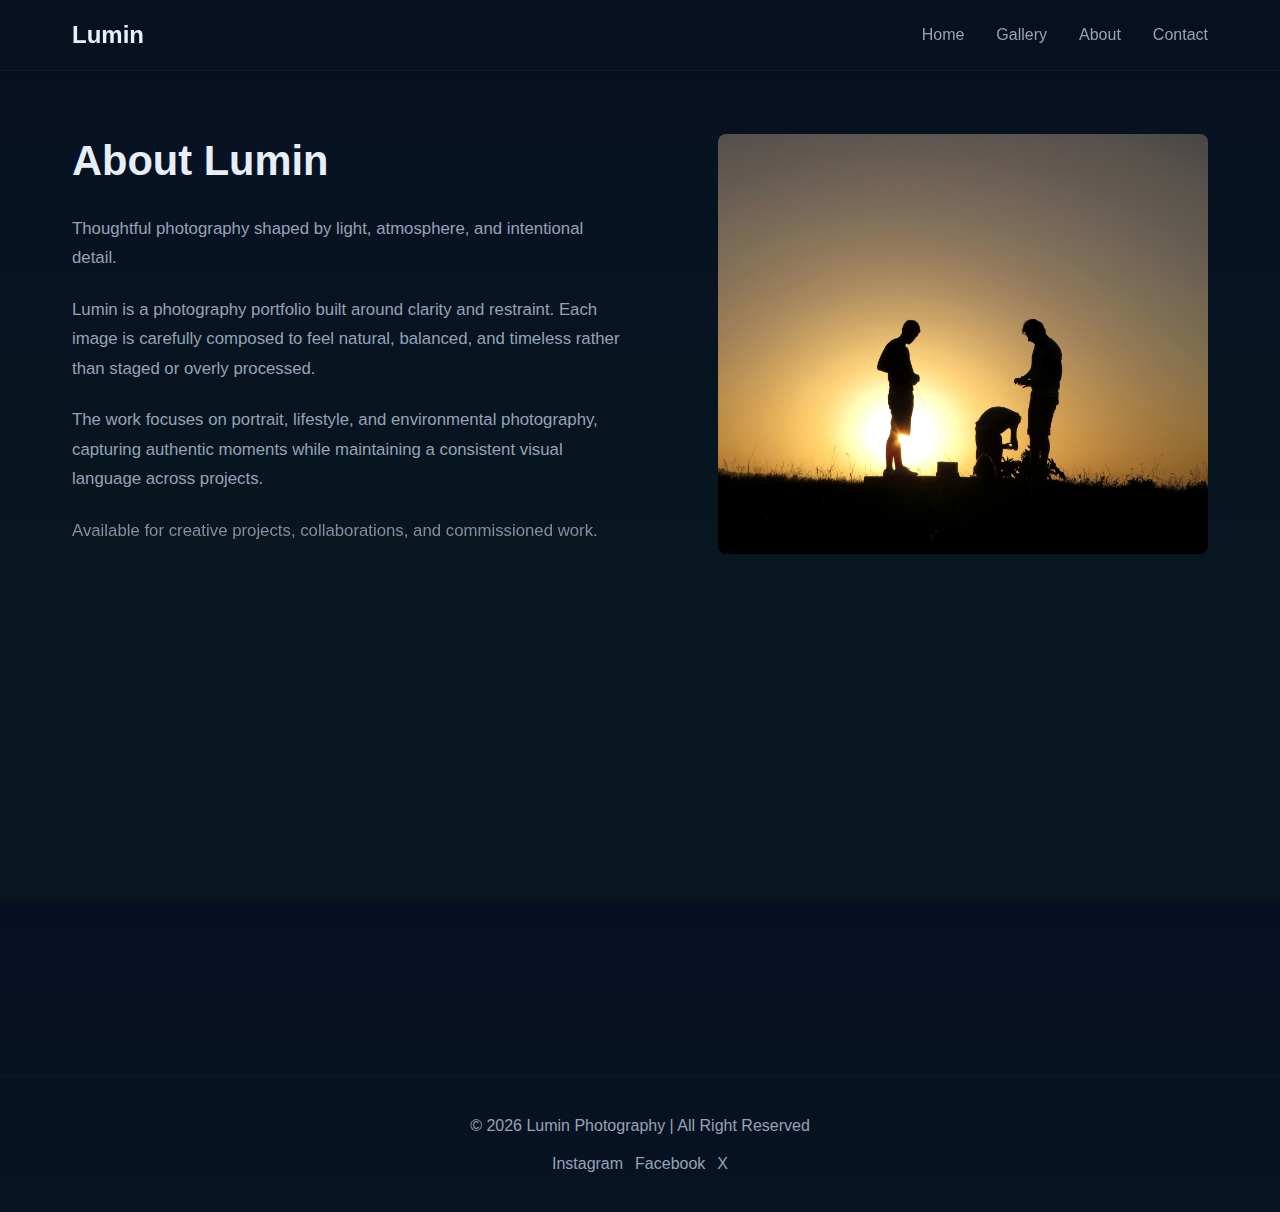
<file: about.html>
<!DOCTYPE html>
<html lang="en">
    <head>
        <meta charset="UTF-8">
        <meta name="viewport" content="width=device-width, initial-scale=1.0">
        <meta name="description" content="A minimal and elegant photography portfolio showcasing stunning visuals. ">
        <title>Lumin Photography Portfolio</title>
        <link rel="stylesheet" href="assets/css/style.css">
    </head>
    <body>
        <!--Navigation-->
        <header>
            <nav class="navbar">
                <div class="logo"><a href="index.html">Lumin</a></div>
                <ul class="nav-links">
                    <li><a href="index.html">Home</a></li>
                    <li><a href="gallery.html">Gallery</a></li>
                    <li><a href="about.html">About</a></li>
                    <li><a href="contact.html">Contact</a></li>
                </ul>
                <div class="hamburger">
                    <span></span><span></span><span></span>
                </div>
            </nav>
        </header>

        <!-- About Section -->
       <section class="about">
            <div class="about-container">
                <div class="about-text">
                    <h1>About Lumin</h1> 

                    <p class="about-lead">
                        Thoughtful photography shaped by light, atmosphere, and intentional detail.
                    </p>

                    <p>
                        Lumin is a photography portfolio built around clarity and restraint. Each image
                        is carefully composed to feel natural, balanced, and timeless rather than staged
                        or overly processed.
                    </p>

                    <p>
                        The work focuses on portrait, lifestyle, and environmental photography, capturing
                        authentic moments while maintaining a consistent visual language across projects.
                    </p>

                    <p class="about-note">
                        Available for creative projects, collaborations, and commissioned work.
                    </p>
                </div>

                <div class="about-image">
                    <img src="assets/images/about/photo-1.webp" alt="Photographer portrait">
                </div>
            </div>
        </section>

         <!-- Footer -->
          <footer>
            <p>&copy; 2026 Lumin Photography | All Right Reserved</p>
            <div class="social-links">
                <a href="#">Instagram</a>
                <a href="#">Facebook</a>
                <a href="#">X</a>
            </div>
          </footer>

          <script src="assets/js/main.js"></script>
    </body>
</html>
</file>
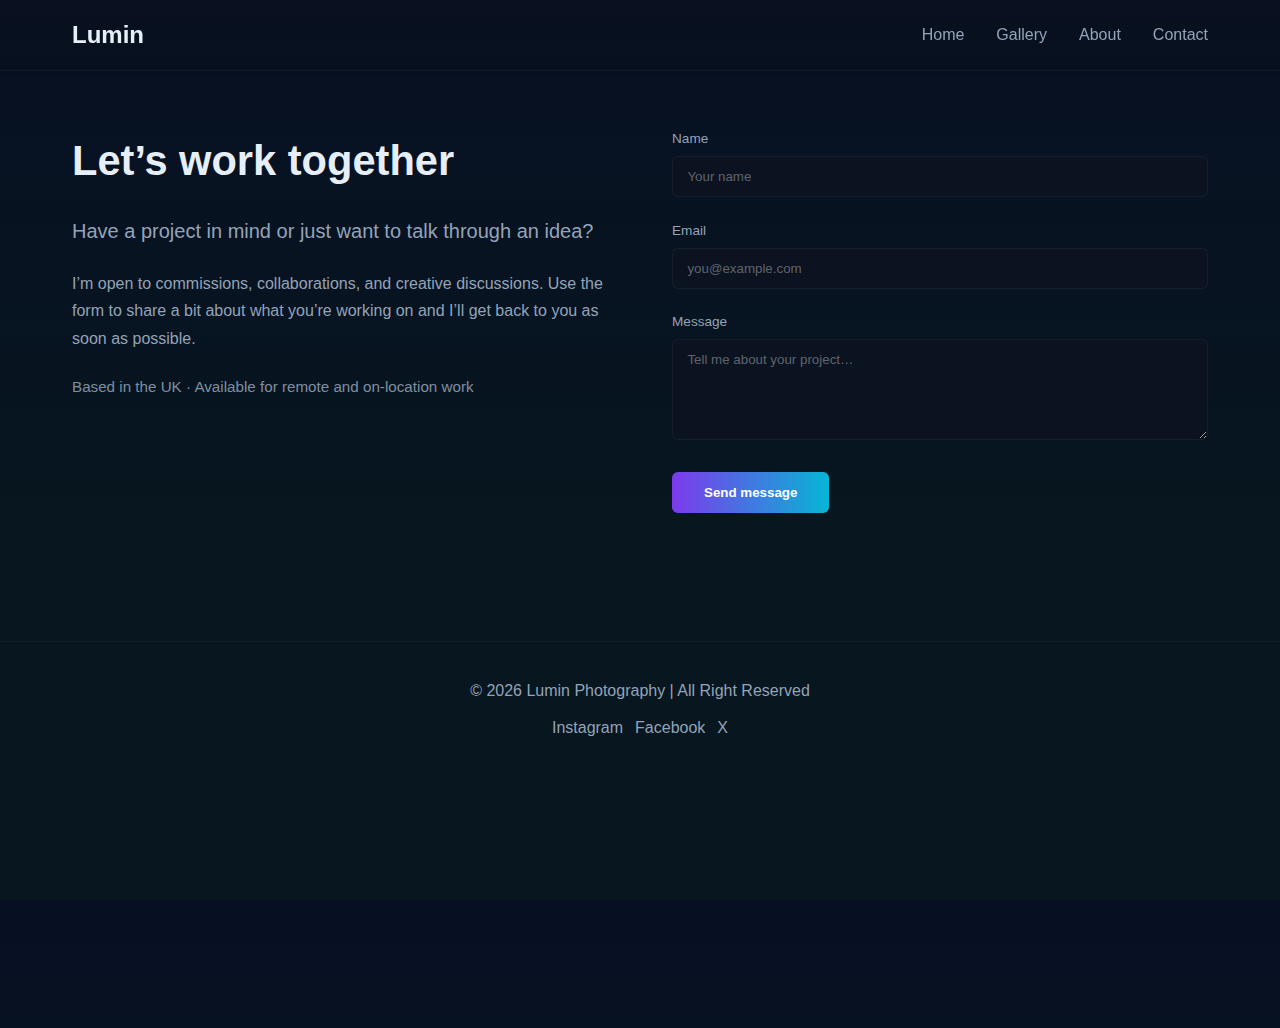
<file: contact.html>
<!DOCTYPE html>
<html lang="en">
    <head>
        <meta charset="UTF-8">
        <meta name="viewport" content="width=device-width, initial-scale=1.0">
        <meta name="description" content="A minimal and elegant photography portfolio showcasing stunning visuals. ">
        <title>Lumin Photography Portfolio</title>
        <link rel="stylesheet" href="assets/css/style.css">
    </head>
    <body>
        <!--Navigation-->
        <header>
            <nav class="navbar">
                <div class="logo"><a href="index.html">Lumin</a></div>
                <ul class="nav-links">
                    <li><a href="index.html">Home</a></li>
                    <li><a href="gallery.html">Gallery</a></li>
                    <li><a href="about.html">About</a></li>
                    <li><a href="contact.html">Contact</a></li>
                </ul>
                <div class="hamburger">
                    <span></span><span></span><span></span>
                </div>
            </nav>
        </header>

        <section class="contact">
            <div class="contact-container">

                <div class="contact-text">
                    <h1>Let’s work together</h1>
                    <p class="contact-lead">
                        Have a project in mind or just want to talk through an idea?
                    </p>

                    <p>
                        I’m open to commissions, collaborations, and creative discussions.
                        Use the form to share a bit about what you’re working on and I’ll
                        get back to you as soon as possible.
                    </p>

                    <p class="contact-note">
                        Based in the UK · Available for remote and on-location work
                    </p>
                </div>

                <form class="contact-form">
                    <label>
                        Name
                        <input type="text" placeholder="Your name" required>
                    </label>

                    <label>
                        Email
                        <input type="email" placeholder="you@example.com" required>
                    </label>

                    <label>
                        Message
                        <textarea rows="5" placeholder="Tell me about your project…" required></textarea>
                    </label>

                    <button type="submit">Send message</button>
                </form>

            </div>
        </section>

         <!-- Footer -->
          <footer>
            <p>&copy; 2026 Lumin Photography | All Right Reserved</p>
            <div class="social-links">
                <a href="#">Instagram</a>
                <a href="#">Facebook</a>
                <a href="#">X</a>
            </div>
          </footer>

          <script src="assets/js/main.js"></script>
    </body>
</html>
</file>
<file: assets/css/style.css>
:root{
  --bg:#071023;
  --bg-2:#07161f;
  --card:#0b1220;
  --muted:#94a3b8;
  --accent:#7c3aed;
  --accent-2:#06b6d4;
  --glass:rgba(255,255,255,0.04);
  --text:#e6eef8;
  --max-width:1100px;
  --radius:12px;
}
* {
	box-sizing:border-box;
	margin: 0;
	padding: 0;
}

html,body{height:100%}

body {
	font-family: 'Helvetica Neue', Helvetica, Arial, sans-serif;
	background:linear-gradient(180deg,var(--bg) 0%,var(--bg-2) 60%);
	line-height: 1.6;
	-webkit-font-smoothing:antialiased;
    -moz-osx-font-smoothing:grayscale;
    color:var(--text);
}

/* -------NAVBAR------- */
header {
	width: 100%;
	position: fixed;
	top: 0;
	left: 0;
	z-index: 1000;
	background:linear-gradient(180deg, rgba(11,17,28,0.55),rgba(11,17,28,0.35));
	border-bottom:1px solid rgba(255,255,255,0.03);
	box-shadow: 0 2px 5px rgba(0, 0, 0, 0.05);
}

.navbar {
	max-width: 1200px;
	margin: auto;
	padding: 1rem 2rem;
	display: flex;
	justify-content: space-between;
	align-items: center;	
}

.navbar .logo a {
	font-size: 1.5rem;
	font-weight: bold;
	color:var(--text);
	text-decoration: none;
}

.navbar .nav-links {
	list-style: none;
	display: flex;
}

.navbar .nav-links li {
	margin-left: 2rem;
}

.navbar .nav-links a {
	text-decoration: none;
	color:var(--muted);
	font-weight: 500;
	transition: color 0.3s ease;
}

.nav-links a.active {
  color: var(--text);
  position: relative;
}

.nav-links a.active::after {
  content: "";
  position: absolute;
  bottom: -6px;
  left: 0;
  width: 100%;
  height: 2px;
  background: linear-gradient(90deg,var(--accent),var(--accent-2));
}

.navbar .nav-links a:hover {
	color:var(--text);
	background:var(--glass);
}

.nav-links.active {
  display: flex !important;
  flex-direction: column;
  position: absolute;
  top: 70px;
  right: 2rem;
  background: rgba(11,17,28,0.55);
  padding: 1rem 2rem;
  border-radius: 5px;
  box-shadow: 0 5px 20px rgba(0,0,0,0.1);
  gap: 1rem;
}



/* Hamburger for mobile */
.hamburger {
	display: none;
	flex-direction: column;
	cursor: pointer;
}

.hamburger span {
	height: 3px;
	width: 25px;
	background: #e9dddd;
	margin-bottom: 4px;
	border-radius: 3px;
}

/*-------HERO SECTION-------*/
.hero {
	position: relative;
	width: 100%;
	height: 100vh;
	overflow: hidden;
	padding-top: 80px;
}

.hero img {
	width: 100%;
	height: 100%;
	object-fit: cover;
	filter: brightness(70%);
	inset: 0;
	position: absolute;
    top: 0;
    left: 0;
    z-index: 0;
}

.hero-overlay {
	position: absolute;
	top: 50%;
	left: 50%;
	transform: translate(-50%, -50%);
	color:var(--muted);
	text-align: center;
	z-index: 2;
}

.hero-overlay h1 {
	font-size: 3rem;
	margin-bottom: 1rem;
	color: var(--text);
}

.hero-overlay p {
	font-size: 1.2rem;
	margin-bottom: 2rem;
	color: var(--text);
}

.hero::after {
    content: "";
    position: absolute;
    inset: 0;
    background: linear-gradient(
        rgba(0,0,0,0.35),
        rgba(0,0,0,0.45)
    );
    z-index: 1;
}
/*-------CALL TO ACTION BUTTON-------*/

.cta-button {
	display:inline-block;
	padding: 0.8rem 2rem;
	color:white;
	background:linear-gradient(90deg,var(--accent),var(--accent-2));
	text-decoration: none;
	font-weight: 600;
	border-radius: 5px;
	transition: transform 0.3s ease;
}

.cta-button:hover {
	transform: scale(1.03);
}


/*-------FEATURED PROJECTS-------*/
.featured-projects {
	max-width: 1200px;
	margin: 5rem auto 2rem;
	padding: 4rem 6vw;
	background: radial-gradient(ellipse at top, #0b1622, #050a12);
	text-align: center;
}

.featured-projects h2 {
	font-size: 2rem;
	margin-bottom: 2rem;
}

.projects-grid {
	display: grid;
	grid-template-columns: repeat(auto-fit, minmax(250px, 1fr));
	gap: 1.5rem;
}

.projects-grid img {
	width: 100%;
	border-radius: 5px;
	transition: transform 0.3s ease, box-shadow 0.3s ease;
}

.projects-grid img:hover {
	transform: scale(1.03);
	box-shadow: 0 5px 20px rgba(0, 0, 0, 0.15);
}

.project-card {
  position: relative;
  overflow: hidden;
  border-radius: 14px;
  background: #0f1b2a;
  aspect-ratio: 4 / 3;
  transition: transform 0.4s ease, box-shadow 0.4s ease;
}
.project-card img {
  width: 100%;
  height: 100%;
  object-fit: cover;
  display: block;
  transition: transform 0.4s ease;
}

.project-card:hover {
  transform: translateY(-6px);
  box-shadow: 0 20px 40px rgba(0, 0, 0, 0.35);
}

/* -------GALLERY------- */
.gallery {
    max-width: 1200px;
    margin: 6rem auto;
    padding: 0 2rem;
}

.gallery-header {
    text-align: center;
    margin-bottom: 3rem;
}

.gallery-header h1 {
    font-size: 2.4rem;
    margin-bottom: 0.5rem;
    color: var(--text);
}

.gallery-header p {
    color: var(--muted);
    font-size: 1.1rem;
}

.gallery-grid {
    display: grid;
    grid-template-columns: repeat(auto-fit, minmax(260px, 1fr));
    gap: 1.5rem;
}

.gallery-grid img {
    width: 100%;
    height: 100%;
    object-fit: cover;
    border-radius: 6px;
    transition: transform 0.3s ease, box-shadow 0.3s ease;
}

.gallery-grid img:hover {
    transform: scale(1.02);
    box-shadow: 0 10px 30px rgba(0,0,0,0.25);
}

.gallery-card {
  position: relative;
  overflow: hidden;
  border-radius: 14px;
  background: #0f1b2a;
  aspect-ratio: 4 / 3;
  transition: transform 0.4s ease, box-shadow 0.4s ease;
}
.gallery-card img {
  width: 100%;
  height: 100%;
  object-fit: cover;
  display: block;
  transition: transform 0.4s ease;
}

.gallery-card:hover {
  transform: translateY(-6px);
  box-shadow: 0 20px 40px rgba(0, 0, 0, 0.35);
}


/* -------ABOUT------- */
.about {
    max-width: 1200px;
    margin: 8rem auto;
    padding: 0 2rem;
    min-height: calc(100vh - 80px);
}

.about-text {
    max-width: 560px;
}

.about-text h1 {
    font-size: 2.6rem;
    margin-bottom: 1.2rem;
    color: var(--text);
}

.about-lead {
    font-size: 1.25rem;
    color: var(--text);
    margin-bottom: 1.8rem;
    line-height: 1.6;
}

.about-text p {
    font-size: 1.05rem;
    color: var(--muted);
    line-height: 1.75;
    margin-bottom: 1.4rem;
}

.about-note {
    font-size: 0.95rem;
    color: var(--text);
    opacity: 0.85;
}

.about-image img {
    width: 100%;
    height: 420px;
    object-fit: cover;
    border-radius: 8px;
    filter: grayscale(10%) contrast(105%);
}

.about-container {
    display: grid;
    grid-template-columns: 1.1fr 0.9fr;
    gap: 3rem;
    align-items: center;
}

/* -------PROJECT PAGE------- */

.project {
  margin-top: 80px;
}

/* Hero */
.project-hero {
  position: relative;
  min-height: 70vh;
  display: grid;
  place-items: center;
  overflow: hidden;
}

.project-hero img {
  position: absolute;
  inset: 0;
  width: 100%;
  height: 100%;
  object-fit: cover;
  filter: brightness(65%);
}

.project-hero::after {
  content: "";
  position: absolute;
  inset: 0;
  background: linear-gradient(rgba(0,0,0,0.35), rgba(0,0,0,0.55));
}

.project-hero-text {
  position: relative;
  z-index: 2;
  text-align: center;
  max-width: 700px;
  padding: 0 2rem;
}

.project-hero-text h1 {
  font-size: 3rem;
  margin-bottom: 1rem;
}

.project-subtitle {
  color: var(--muted);
  font-size: 1.2rem;
}

/* Overview */
.project-overview {
  max-width: var(--max-width);
  margin: 5rem auto;
  padding: 0 2rem;
  display: grid;
  grid-template-columns: 1fr 2fr;
  gap: 3rem;
}

.project-meta {
  display: grid;
  gap: 1.5rem;
}

.project-meta span {
  font-size: 0.75rem;
  text-transform: uppercase;
  letter-spacing: 0.08em;
  color: var(--muted);
}

.project-meta p {
  font-size: 1rem;
}

.project-description p {
  color: var(--muted);
  line-height: 1.75;
  margin-bottom: 1.5rem;
}

/* Gallery */
.project-gallery {
  max-width: 1200px;
  margin: 4rem auto;
  padding: 0 2rem;
}

.project-gallery-grid {
  display: grid;
  grid-template-columns: repeat(auto-fit, minmax(260px, 1fr));
  gap: 1.5rem;
}

.project-gallery-grid img {
  width: 100%;
  height: 100%;
  object-fit: cover;
  border-radius: 12px;
  transition: transform 0.4s ease, box-shadow 0.4s ease;
}

.project-gallery-grid img:hover {
  transform: translateY(-6px);
  box-shadow: 0 20px 40px rgba(0,0,0,0.35);
}

/* CTA */
.project-cta {
  text-align: center;
  padding: 5rem 2rem;
}

.project-cta h2 {
  font-size: 2rem;
  margin-bottom: 0.8rem;
}

.project-cta p {
  color: var(--muted);
  margin-bottom: 2rem;
}


/* -------CONTACT------- */
.contact {
    max-width: 1200px;
    margin: 8rem auto;
    padding: 0 2rem;
}

.contact-container {
    display: grid;
    grid-template-columns: 1fr 1fr;
    gap: 4rem;
    align-items: flex-start;
}

.contact-text h1 {
    font-size: 2.6rem;
    margin-bottom: 1.2rem;
}

.contact-lead {
    font-size: 1.25rem;
    color: var(--text);
    margin-bottom: 1.8rem;
}

.contact-text p {
    color: var(--muted);
    line-height: 1.7;
    margin-bottom: 1.4rem;
}

.contact-note {
    font-size: 0.95rem;
    color: var(--text);
    opacity: 0.85;
}

.contact-form {
    display: flex;
    flex-direction: column;
    gap: 1.4rem;
}

.contact-form label {
    display: flex;
    flex-direction: column;
    font-size: 0.85rem;
    color: var(--muted);
    gap: 0.4rem;
}

.contact-form input,
.contact-form textarea {
    background: var(--card);
    border: 1px solid rgba(255,255,255,0.05);
    border-radius: 6px;
    padding: 0.75rem 0.9rem;
    color: var(--text);
    font-family: inherit;
}

.contact-form input::placeholder,
.contact-form textarea::placeholder {
    color: rgba(255,255,255,0.35);
}

.contact-form input:focus,
.contact-form textarea:focus {
    outline: none;
    border-color: var(--accent);
}

.contact-form button {
    margin-top: 0.6rem;
    align-self: flex-start;
    padding: 0.8rem 2rem;
    background: linear-gradient(90deg, var(--accent), var(--accent-2));
    border: none;
    border-radius: 6px;
    color: #fff;
    font-weight: 600;
    cursor: pointer;
    transition: transform 0.2s ease;
}

.contact-form button:hover {
    transform: scale(1.03);
}



/*-------FOOTER-------*/
footer {
	padding-top: 36px;
	padding:36px 0;
	border-top:1px solid rgba(255,255,255,0.03);
	color:var(--muted);
	display:flex;
	flex-direction:column;
	gap:12px;
	align-items:center;
}

footer .social-links{
	display:flex;
	gap:12px
}

footer .social-links a{
	color:var(--muted);
	text-decoration:none;
	transition: color 0.3s ease;
}

footer .social-links a:hover {
	color: var(--text);
}


/*-------RESPONSIVE-------*/
@media (max-width: 768px) {
	.navbar .nav-links {
		display: none;
		flex-direction: column;
		background:linear-gradient(180deg, rgba(11,17,28,0.55),rgba(11,17,28,0.35));
		position: absolute;
		top: 70px;
		right: 2rem;
		box-shadow: 0 5px 20px rgba(0, 0, 0, 0.1);
		border-radius: 5px;
		padding: 1rem 2rem;
	}

	.hamburger {
		display: flex;
	}

	.navbar .nav-links li {
		margin: 1rem 0;
	}

	.hero {
		min-height: 100vh;     /* fallback */
		min-height: 100svh;    /* small viewport height */
		min-height: 100dvh;    /* dynamic viewport height */
		
		display: flex;
		align-items: center;
		justify-content: center;
		position: relative;
		overflow: hidden;
	}


	.hero-overlay h1 {
		font-size: 2.5rem;
	}

	.hero-overlay p {
		font-size: 1rem;
	}

	.about-container {
    grid-template-columns: 1fr;
	}

	.about-image img {
    height: 300px;
	}

	.contact-container {
        grid-template-columns: 1fr;
    }

    .project-hero-text h1 {
    font-size: 2.2rem;
    }

    .project-overview {
        grid-template-columns: 1fr;
    }
}
</file>
